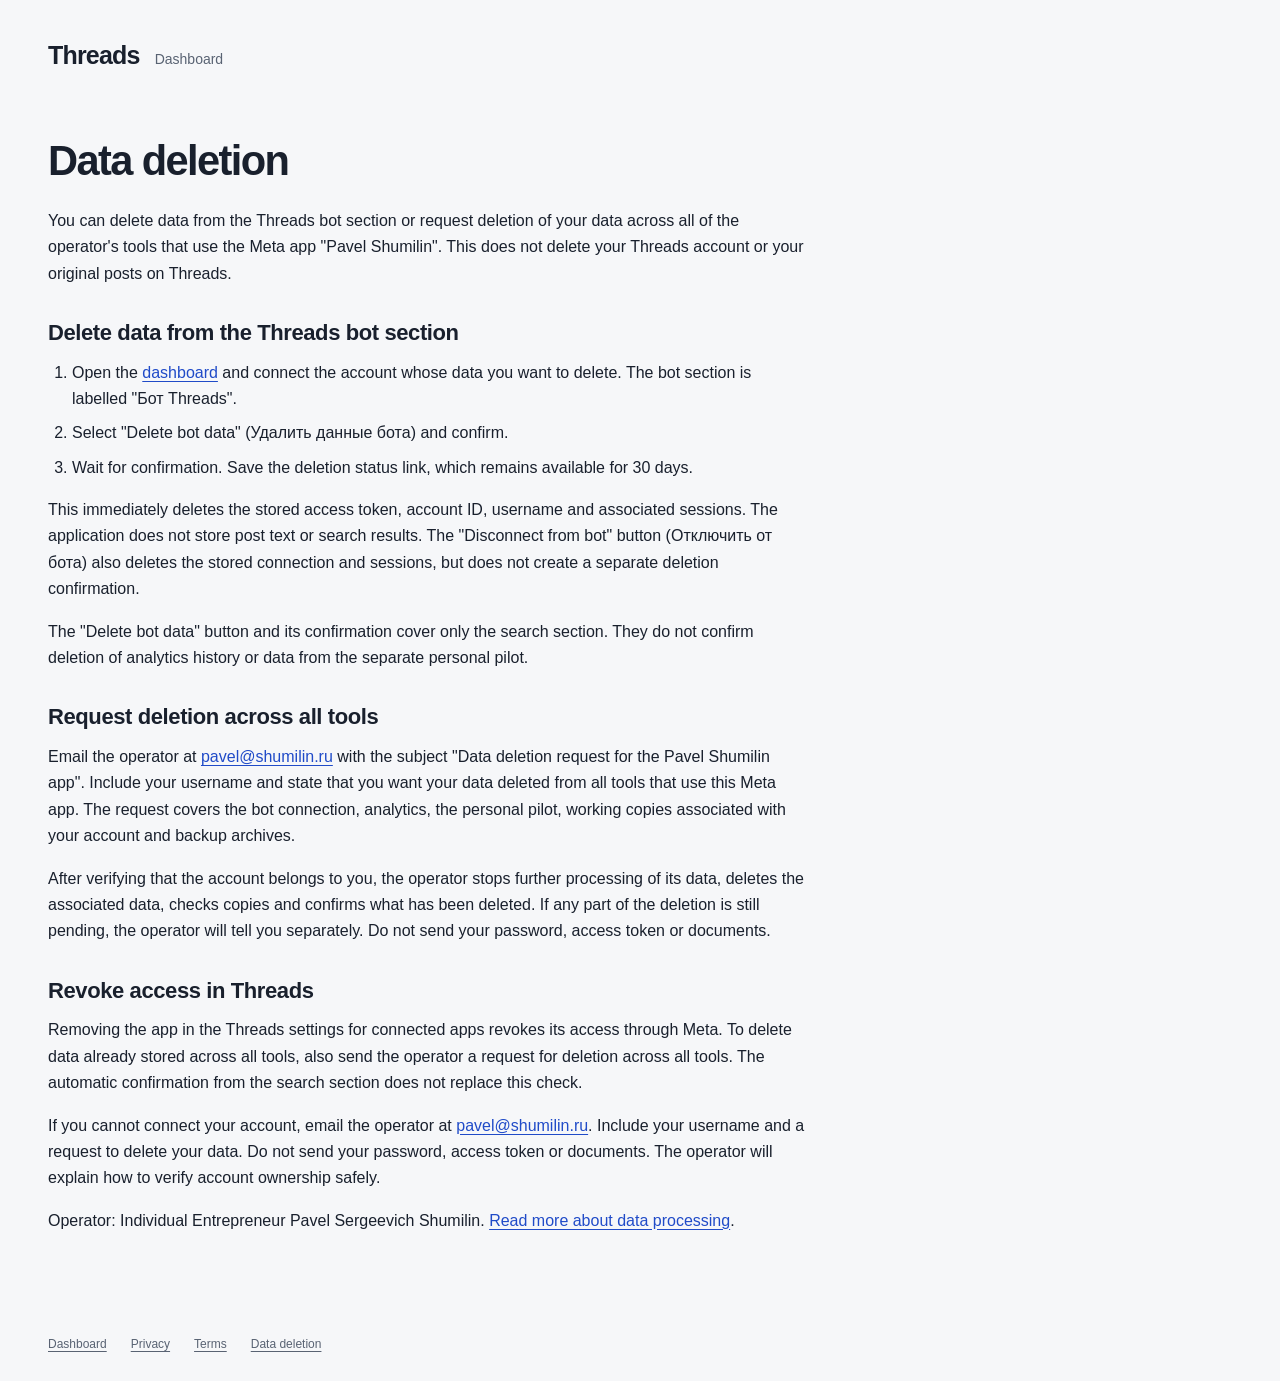
<file: index.html>
<!doctype html><html lang="en"><head><meta charset="utf-8"><meta name="viewport" content="width=device-width,initial-scale=1"><title>Data deletion · Threads dashboard</title><link rel="stylesheet" href="./legal.css"></head><body><div class="app-shell"><header class="masthead"><a class="brand" href="https://shumilin.ru/dashboard/?view=assistant"><span class="brand-name">Threads</span><span class="brand-caption">Dashboard</span></a></header><main class="legal-content"><h1>Data deletion</h1>
    <p>You can delete data from the Threads bot section or request deletion of your data across all of the operator's tools that use the Meta app "Pavel Shumilin". This does not delete your Threads account or your original posts on Threads.</p>
    <h2>Delete data from the Threads bot section</h2><ol><li>Open the <a href="https://shumilin.ru/dashboard/?view=assistant">dashboard</a> and connect the account whose data you want to delete. The bot section is labelled "<span lang="ru">Бот Threads</span>".</li><li>Select "Delete bot data" (<span lang="ru">Удалить данные бота</span>) and confirm.</li><li>Wait for confirmation. Save the deletion status link, which remains available for 30 days.</li></ol>
    <p>This immediately deletes the stored access token, account ID, username and associated sessions. The application does not store post text or search results. The "Disconnect from bot" button (<span lang="ru">Отключить от бота</span>) also deletes the stored connection and sessions, but does not create a separate deletion confirmation.</p>
    <p>The "Delete bot data" button and its confirmation cover only the search section. They do not confirm deletion of analytics history or data from the separate personal pilot.</p>
    <h2>Request deletion across all tools</h2><p>Email the operator at <a href="mailto:pavel@shumilin.ru">pavel@shumilin.ru</a> with the subject "Data deletion request for the Pavel Shumilin app". Include your username and state that you want your data deleted from all tools that use this Meta app. The request covers the bot connection, analytics, the personal pilot, working copies associated with your account and backup archives.</p><p>After verifying that the account belongs to you, the operator stops further processing of its data, deletes the associated data, checks copies and confirms what has been deleted. If any part of the deletion is still pending, the operator will tell you separately. Do not send your password, access token or documents.</p>
    <h2>Revoke access in Threads</h2><p>Removing the app in the Threads settings for connected apps revokes its access through Meta. To delete data already stored across all tools, also send the operator a request for deletion across all tools. The automatic confirmation from the search section does not replace this check.</p>
    <p>If you cannot connect your account, email the operator at <a href="mailto:pavel@shumilin.ru">pavel@shumilin.ru</a>. Include your username and a request to delete your data. Do not send your password, access token or documents. The operator will explain how to verify account ownership safely.</p>
    <p>Operator: Individual Entrepreneur Pavel Sergeevich Shumilin. <a href="./privacy.html">Read more about data processing</a>.</p></main><footer class="footer"><nav class="footer-links" aria-label="Legal information"><a href="https://shumilin.ru/dashboard/?view=assistant">Dashboard</a><a href="./privacy.html">Privacy</a><a href="./terms.html">Terms</a><a href="./">Data deletion</a></nav></footer></div></body></html>
</file>
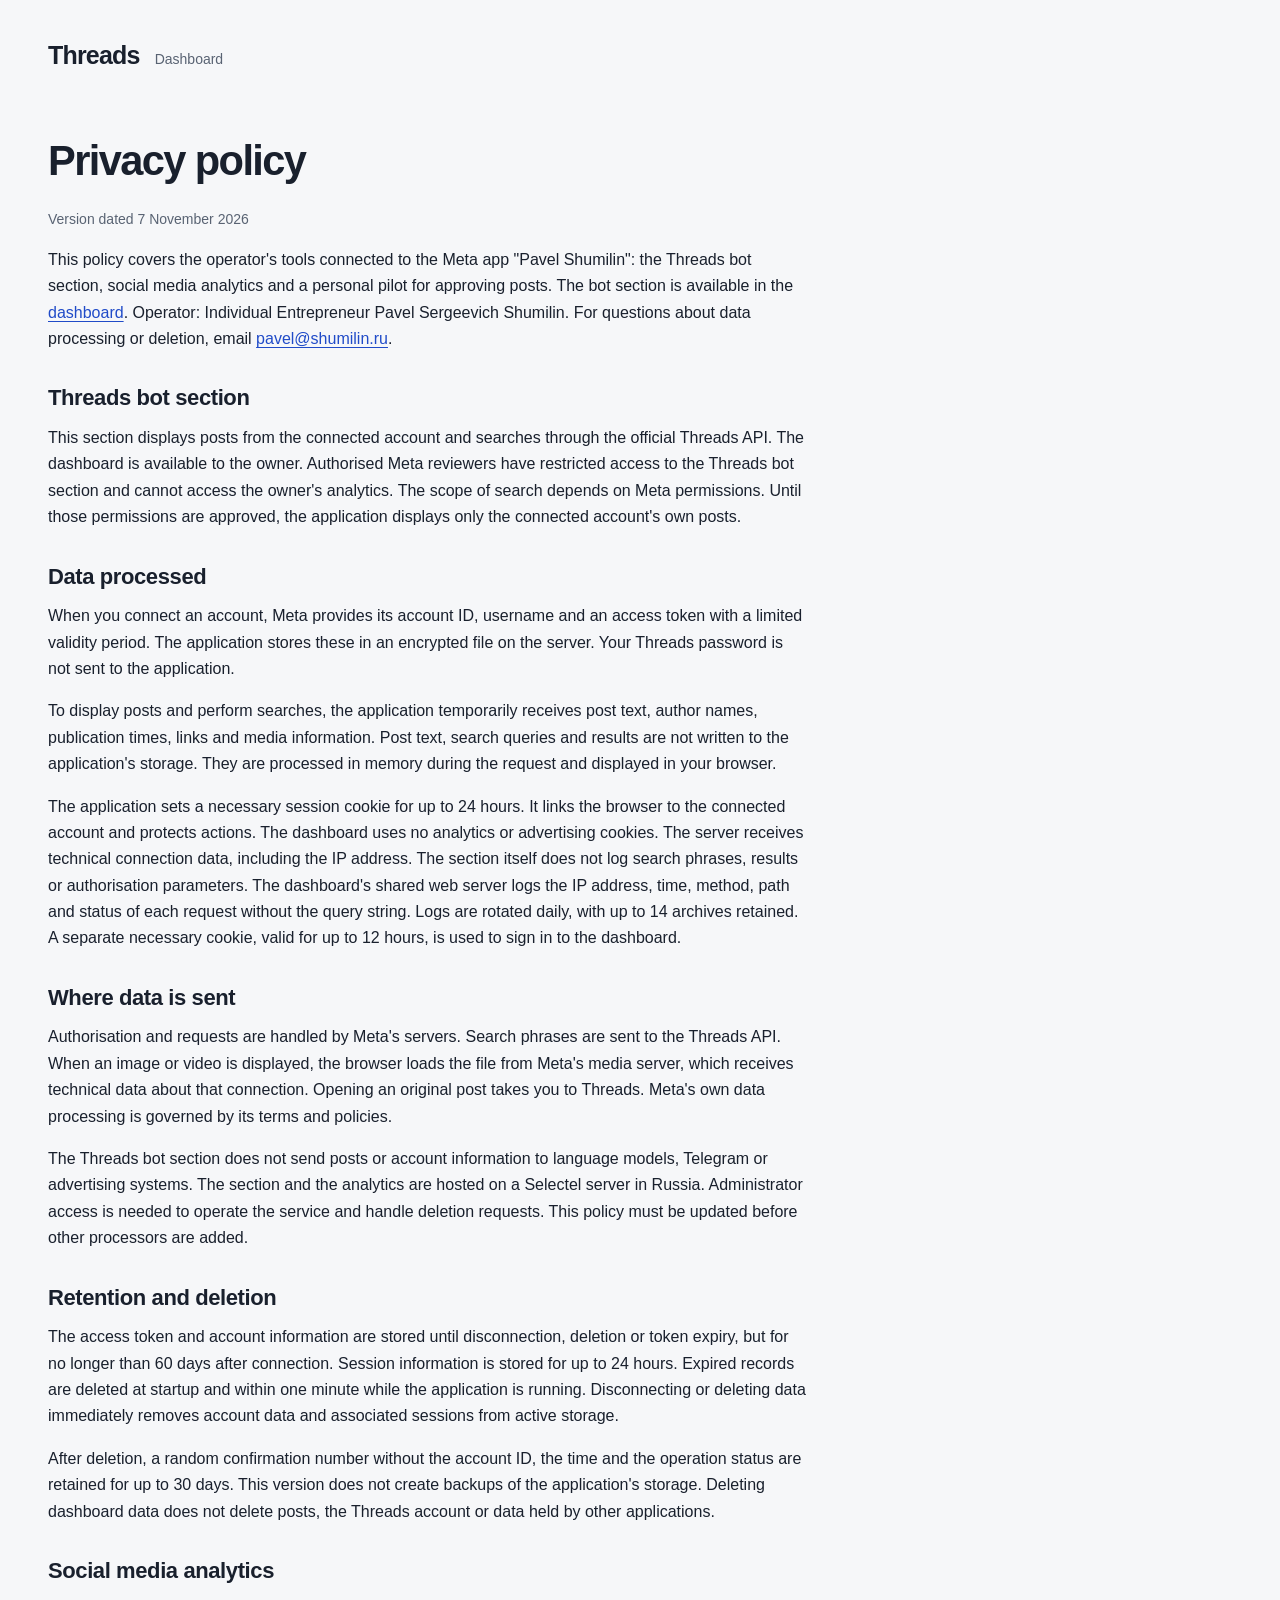
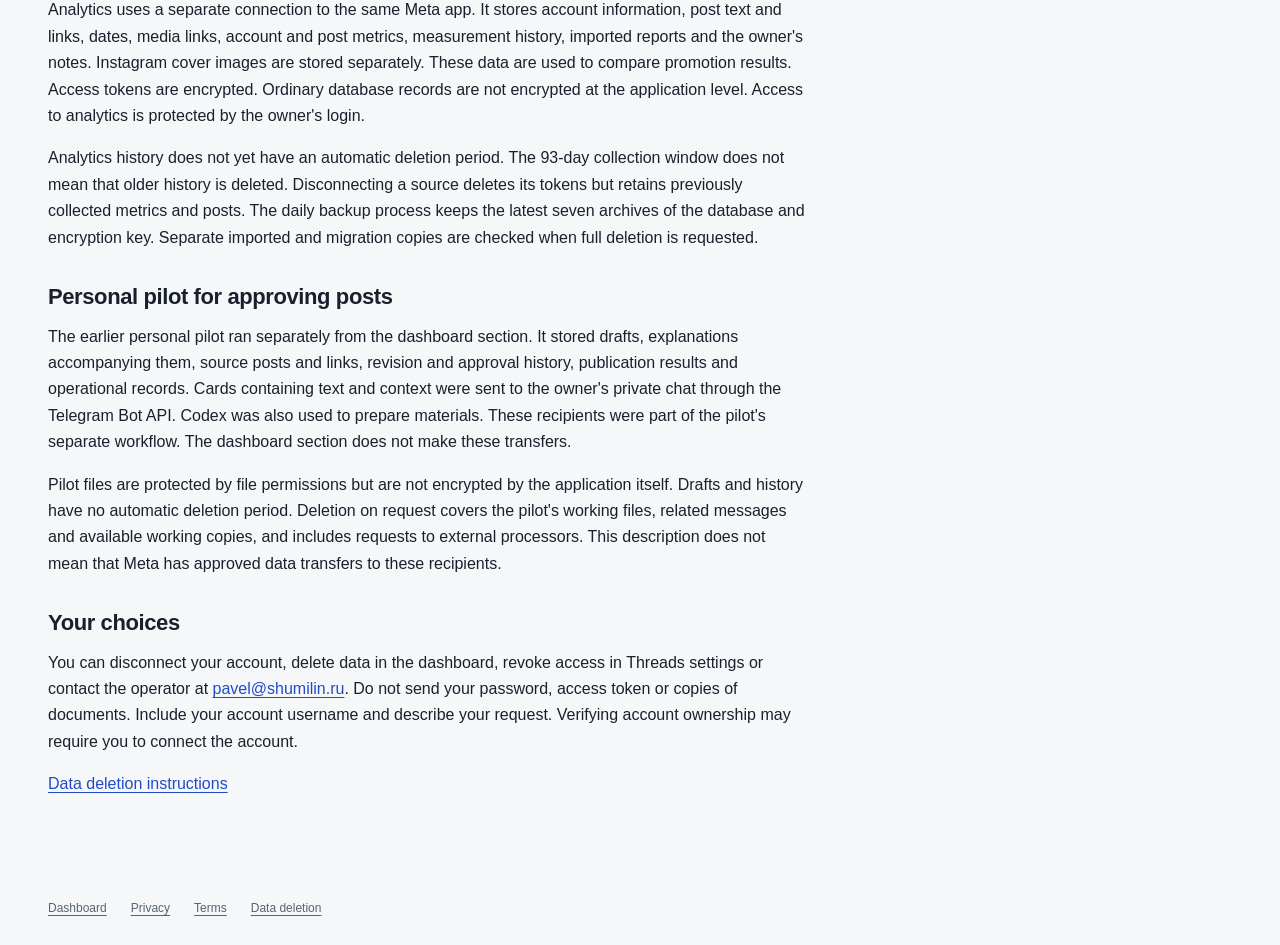
<file: privacy.html>
<!doctype html><html lang="en"><head><meta charset="utf-8"><meta name="viewport" content="width=device-width,initial-scale=1"><title>Privacy policy · Threads dashboard</title><link rel="stylesheet" href="./legal.css"></head><body><div class="app-shell"><header class="masthead"><a class="brand" href="https://shumilin.ru/dashboard/?view=assistant"><span class="brand-name">Threads</span><span class="brand-caption">Dashboard</span></a></header><main class="legal-content"><h1>Privacy policy</h1>
    <p class="legal-date">Version dated 7 November 2026</p>
    <p>This policy covers the operator's tools connected to the Meta app "Pavel Shumilin": the Threads bot section, social media analytics and a personal pilot for approving posts. The bot section is available in the <a href="https://shumilin.ru/dashboard/?view=assistant">dashboard</a>. Operator: Individual Entrepreneur Pavel Sergeevich Shumilin. For questions about data processing or deletion, email <a href="mailto:pavel@shumilin.ru">pavel@shumilin.ru</a>.</p>
    <h2>Threads bot section</h2>
    <p>This section displays posts from the connected account and searches through the official Threads API. The dashboard is available to the owner. Authorised Meta reviewers have restricted access to the Threads bot section and cannot access the owner's analytics. The scope of search depends on Meta permissions. Until those permissions are approved, the application displays only the connected account's own posts.</p>
    <h2>Data processed</h2>
    <p>When you connect an account, Meta provides its account ID, username and an access token with a limited validity period. The application stores these in an encrypted file on the server. Your Threads password is not sent to the application.</p>
    <p>To display posts and perform searches, the application temporarily receives post text, author names, publication times, links and media information. Post text, search queries and results are not written to the application's storage. They are processed in memory during the request and displayed in your browser.</p>
    <p>The application sets a necessary session cookie for up to 24 hours. It links the browser to the connected account and protects actions. The dashboard uses no analytics or advertising cookies. The server receives technical connection data, including the IP address. The section itself does not log search phrases, results or authorisation parameters. The dashboard's shared web server logs the IP address, time, method, path and status of each request without the query string. Logs are rotated daily, with up to 14 archives retained. A separate necessary cookie, valid for up to 12 hours, is used to sign in to the dashboard.</p>
    <h2>Where data is sent</h2>
    <p>Authorisation and requests are handled by Meta's servers. Search phrases are sent to the Threads API. When an image or video is displayed, the browser loads the file from Meta's media server, which receives technical data about that connection. Opening an original post takes you to Threads. Meta's own data processing is governed by its terms and policies.</p>
    <p>The Threads bot section does not send posts or account information to language models, Telegram or advertising systems. The section and the analytics are hosted on a Selectel server in Russia. Administrator access is needed to operate the service and handle deletion requests. This policy must be updated before other processors are added.</p>
    <h2>Retention and deletion</h2>
    <p>The access token and account information are stored until disconnection, deletion or token expiry, but for no longer than 60 days after connection. Session information is stored for up to 24 hours. Expired records are deleted at startup and within one minute while the application is running. Disconnecting or deleting data immediately removes account data and associated sessions from active storage.</p>
    <p>After deletion, a random confirmation number without the account ID, the time and the operation status are retained for up to 30 days. This version does not create backups of the application's storage. Deleting dashboard data does not delete posts, the Threads account or data held by other applications.</p>
    <h2>Social media analytics</h2>
    <p>Analytics uses a separate connection to the same Meta app. It stores account information, post text and links, dates, media links, account and post metrics, measurement history, imported reports and the owner's notes. Instagram cover images are stored separately. These data are used to compare promotion results. Access tokens are encrypted. Ordinary database records are not encrypted at the application level. Access to analytics is protected by the owner's login.</p>
    <p>Analytics history does not yet have an automatic deletion period. The 93-day collection window does not mean that older history is deleted. Disconnecting a source deletes its tokens but retains previously collected metrics and posts. The daily backup process keeps the latest seven archives of the database and encryption key. Separate imported and migration copies are checked when full deletion is requested.</p>
    <h2>Personal pilot for approving posts</h2>
    <p>The earlier personal pilot ran separately from the dashboard section. It stored drafts, explanations accompanying them, source posts and links, revision and approval history, publication results and operational records. Cards containing text and context were sent to the owner's private chat through the Telegram Bot API. Codex was also used to prepare materials. These recipients were part of the pilot's separate workflow. The dashboard section does not make these transfers.</p>
    <p>Pilot files are protected by file permissions but are not encrypted by the application itself. Drafts and history have no automatic deletion period. Deletion on request covers the pilot's working files, related messages and available working copies, and includes requests to external processors. This description does not mean that Meta has approved data transfers to these recipients.</p>
    <h2>Your choices</h2>
    <p>You can disconnect your account, delete data in the dashboard, revoke access in Threads settings or contact the operator at <a href="mailto:pavel@shumilin.ru">pavel@shumilin.ru</a>. Do not send your password, access token or copies of documents. Include your account username and describe your request. Verifying account ownership may require you to connect the account.</p>
    <p><a href="./">Data deletion instructions</a></p></main><footer class="footer"><nav class="footer-links" aria-label="Legal information"><a href="https://shumilin.ru/dashboard/?view=assistant">Dashboard</a><a href="./privacy.html">Privacy</a><a href="./terms.html">Terms</a><a href="./">Data deletion</a></nav></footer></div></body></html>
</file>
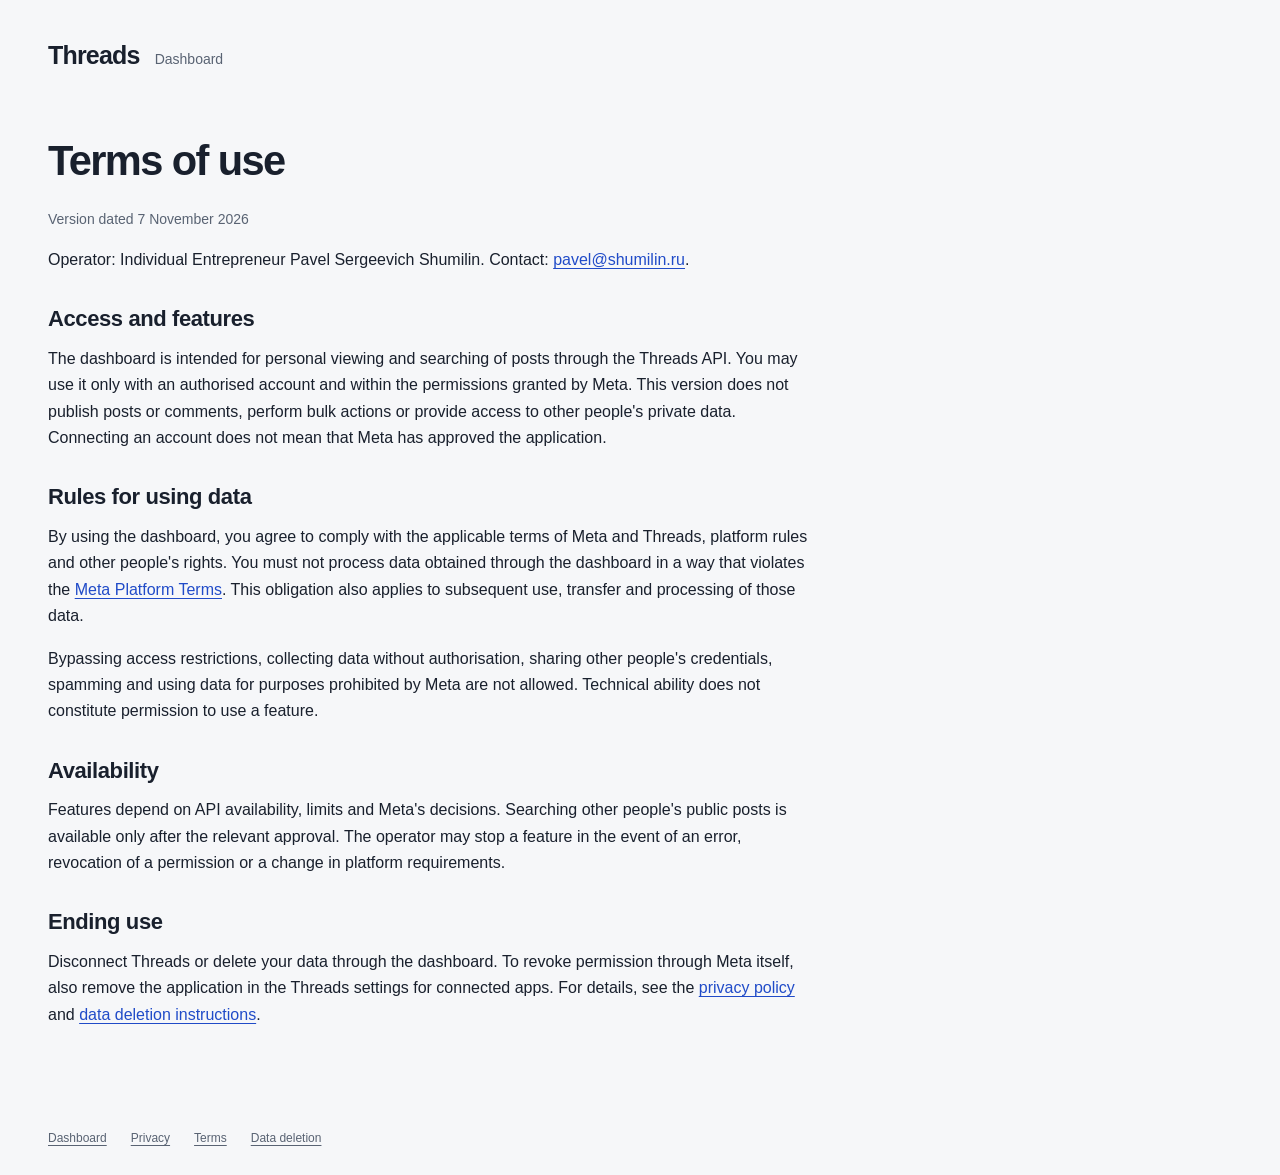
<file: terms.html>
<!doctype html><html lang="en"><head><meta charset="utf-8"><meta name="viewport" content="width=device-width,initial-scale=1"><title>Terms of use · Threads dashboard</title><link rel="stylesheet" href="./legal.css"></head><body><div class="app-shell"><header class="masthead"><a class="brand" href="https://shumilin.ru/dashboard/?view=assistant"><span class="brand-name">Threads</span><span class="brand-caption">Dashboard</span></a></header><main class="legal-content"><h1>Terms of use</h1>
    <p class="legal-date">Version dated 7 November 2026</p>
    <p>Operator: Individual Entrepreneur Pavel Sergeevich Shumilin. Contact: <a href="mailto:pavel@shumilin.ru">pavel@shumilin.ru</a>.</p>
    <h2>Access and features</h2>
    <p>The dashboard is intended for personal viewing and searching of posts through the Threads API. You may use it only with an authorised account and within the permissions granted by Meta. This version does not publish posts or comments, perform bulk actions or provide access to other people's private data. Connecting an account does not mean that Meta has approved the application.</p>
    <h2>Rules for using data</h2>
    <p>By using the dashboard, you agree to comply with the applicable terms of Meta and Threads, platform rules and other people's rights. You must not process data obtained through the dashboard in a way that violates the <a href="https://developers.facebook.com/terms/" rel="noreferrer noopener">Meta Platform Terms</a>. This obligation also applies to subsequent use, transfer and processing of those data.</p>
    <p>Bypassing access restrictions, collecting data without authorisation, sharing other people's credentials, spamming and using data for purposes prohibited by Meta are not allowed. Technical ability does not constitute permission to use a feature.</p>
    <h2>Availability</h2>
    <p>Features depend on API availability, limits and Meta's decisions. Searching other people's public posts is available only after the relevant approval. The operator may stop a feature in the event of an error, revocation of a permission or a change in platform requirements.</p>
    <h2>Ending use</h2>
    <p>Disconnect Threads or delete your data through the dashboard. To revoke permission through Meta itself, also remove the application in the Threads settings for connected apps. For details, see the <a href="./privacy.html">privacy policy</a> and <a href="./">data deletion instructions</a>.</p></main><footer class="footer"><nav class="footer-links" aria-label="Legal information"><a href="https://shumilin.ru/dashboard/?view=assistant">Dashboard</a><a href="./privacy.html">Privacy</a><a href="./terms.html">Terms</a><a href="./">Data deletion</a></nav></footer></div></body></html>
</file>
<file: legal.css>
:root {
  color-scheme: light;
  --canvas: #f6f7f9;
  --surface: #ffffff;
  --ink: #19202d;
  --muted: #596373;
  --line: #dce1e8;
  --blue: #204bc8;
  --blue-hover: #163ca8;
  --blue-soft: #edf2ff;
  --danger: #a92a35;
  --danger-soft: #fff0f1;
  --green: #23734d;
  --radius: 12px;
  --control-radius: 7px;
  --font: -apple-system, BlinkMacSystemFont, "Segoe UI", sans-serif;
}

* { box-sizing: border-box; }
[hidden] { display: none !important; }
html { background: var(--canvas); }
body { margin: 0; color: var(--ink); font-family: var(--font); font-size: 16px; line-height: 1.5; -webkit-font-smoothing: antialiased; }
button, input, select { font: inherit; }
button, a, input, select { -webkit-tap-highlight-color: transparent; }
button { cursor: pointer; }
button:disabled { cursor: not-allowed; }
a { color: var(--blue); text-underline-offset: 3px; }
a:hover { color: var(--blue-hover); }
button:focus-visible, a:focus-visible, input:focus-visible, select:focus-visible, [tabindex]:focus-visible { outline: 3px solid var(--blue); outline-offset: 4px; }
h1, h2, h3, p { margin: 0; }
button { border: 0; }

.app-shell { width: min(100% - 96px, 1280px); margin: 0 auto; }
.masthead { min-height: 112px; display: flex; align-items: center; justify-content: space-between; gap: 24px; }
.brand { display: inline-flex; align-items: baseline; gap: 15px; text-decoration: none; color: var(--ink); }
.brand:hover { color: var(--ink); }
.brand-name { font-size: 25px; font-weight: 740; letter-spacing: -.8px; }
.brand-caption { font-size: 14px; color: var(--muted); }
.environment-label { max-width: 260px; text-align: right; color: var(--muted); font-size: 13px; }
.page-heading { display: flex; align-items: flex-end; justify-content: space-between; gap: 32px; padding: 26px 0 38px; }
h1 { max-width: 740px; font-size: clamp(34px, 3.25vw, 47px); font-weight: 680; line-height: 1.1; letter-spacing: -1.6px; }
.page-heading > p { flex-shrink: 0; max-width: 315px; color: var(--muted); font-size: 15px; line-height: 1.55; }

.desk-layout { display: grid; grid-template-columns: 276px minmax(0, 1fr); gap: 30px; align-items: start; }
.account-column { min-width: 0; }
.account-panel { padding: 25px 24px; background: var(--surface); border: 1px solid var(--line); border-radius: var(--radius); }
.section-label { font-size: 14px; line-height: 1.4; font-weight: 650; }
.account-identity { display: flex; align-items: center; gap: 12px; margin-top: 25px; }
.account-mark { display: grid; flex: 0 0 44px; height: 44px; place-items: center; border-radius: 50%; background: var(--blue-soft); color: var(--blue); font-size: 26px; font-weight: 550; }
.account-copy { min-width: 0; }
.account-name { overflow-wrap: anywhere; font-size: 15px; line-height: 1.4; font-weight: 650; }
.account-status { margin-top: 4px; color: var(--muted); font-size: 12px; line-height: 1.4; }
.account-status.is-connected { color: var(--green); }
.account-help { margin-top: 20px; color: var(--muted); font-size: 14px; }
.button { display: inline-flex; min-height: 44px; align-items: center; justify-content: center; gap: 8px; border: 1px solid transparent; border-radius: var(--control-radius); padding: 10px 17px; line-height: 1.4; font-size: 14px; font-weight: 620; text-decoration: none; }
.button-primary { color: #fff; background: var(--blue); }
.button-primary:hover:not(:disabled) { background: var(--blue-hover); }
.button-primary:disabled { color: #66718a; background: #e7ebf3; }
.button-secondary { color: var(--ink); background: var(--surface); border-color: #bcc5d2; }
.button-secondary:hover:not(:disabled) { background: var(--canvas); border-color: #8795aa; }
.button-secondary:disabled { color: var(--muted); opacity: .65; }
.button-danger { color: #fff; background: var(--danger); }
.button-danger:hover:not(:disabled) { background: #8e1f29; }
.button-danger:disabled { opacity: .65; }
.connection-button { width: 100%; margin-top: 22px; padding-inline: 10px; }
.connection-note { margin-top: 12px; color: var(--muted); font-size: 13px; }
.text-button { min-height: 36px; padding: 5px 0; background: transparent; color: var(--blue); text-align: left; font-size: 14px; line-height: 1.5; font-weight: 550; }
.text-button:hover:not(:disabled) { text-decoration: underline; text-underline-offset: 3px; }
.text-button:disabled { color: #7a8393; }
.disconnect-button { margin-top: 15px; }
.data-panel { padding: 29px 24px 0; }
.data-panel p { margin-top: 10px; color: var(--muted); font-size: 13px; line-height: 1.6; }
.data-panel a { display: inline-block; margin-top: 10px; font-size: 13px; }
.delete-trigger { display: block; margin-top: 12px; color: var(--danger); font-size: 13px; }

.workspace { min-width: 0; min-height: 540px; border-radius: var(--radius); background: var(--surface); border: 1px solid var(--line); overflow: clip; }
.workspace-topbar { display: flex; align-items: center; justify-content: space-between; gap: 18px; padding: 15px 28px; background: #f0f3f9; }
.tabs { display: inline-flex; flex-wrap: wrap; gap: 5px; min-width: 0; }
.tab { min-height: 42px; padding: 10px 15px; border-radius: 6px; color: var(--muted); background: transparent; font-size: 14px; line-height: 1.4; font-weight: 600; }
.tab[aria-selected="true"] { color: var(--ink); background: var(--surface); box-shadow: 0 1px 3px #19202d12; }
.tab:hover[aria-selected="false"] { background: #e4e9f4; color: var(--ink); }
.refresh-button { flex-shrink: 0; font-size: 13px; }
[role="tabpanel"] { padding: 29px 32px 32px; }
.panel-intro h2 { font-size: 23px; line-height: 1.25; font-weight: 650; letter-spacing: -.5px; }
.panel-intro p { margin-top: 7px; color: var(--muted); font-size: 14px; }
.content-state { display: flex; min-height: 340px; flex-direction: column; justify-content: center; align-items: center; padding: 35px 20px 30px; text-align: center; }
.state-mark { display: grid; width: 58px; height: 58px; place-items: center; border: 1px solid var(--line); border-radius: 17px; color: #6d7f9b; font-size: 35px; font-weight: 400; line-height: 1; }
.content-state h3 { max-width: 420px; margin-top: 22px; font-size: 19px; font-weight: 620; line-height: 1.35; letter-spacing: -.25px; }
.content-state p { max-width: 355px; margin-top: 9px; color: var(--muted); font-size: 14px; }
.content-state .button { margin-top: 20px; }
.content-state.is-loading .state-mark { border-color: #b5c4e8; color: var(--blue); }
.content-state.is-error .state-mark { color: var(--danger); border-color: #e4bdc1; }
.search-state { min-height: 250px; }
.access-notice { margin-top: 22px; padding: 12px 15px; border-radius: 6px; color: #314f87; background: var(--blue-soft); font-size: 13px; line-height: 1.5; }
.search-form { display: grid; grid-template-columns: minmax(0, 1fr) 167px auto; align-items: start; gap: 12px; margin-top: 24px; }
.search-form label { display: block; margin-bottom: 7px; color: var(--ink); font-size: 13px; line-height: 1.4; font-weight: 600; }
.query-field, .sort-field { min-width: 0; }
input, select { width: 100%; height: 44px; border: 1px solid #aab5c6; border-radius: var(--control-radius); background: var(--surface); color: var(--ink); padding: 9px 12px; font-size: 14px; line-height: 1.4; }
input::placeholder { color: #6e7887; opacity: 1; }
select { padding-right: 10px; }
input:hover, select:hover { border-color: #75849b; }
input:disabled, select:disabled { background: #f5f6f8; color: var(--muted); cursor: not-allowed; }
.search-form > .button { margin-top: 25px; }
.field-error { margin-top: 6px; color: var(--danger); font-size: 12px; }
.results-caption { margin-top: 28px; color: var(--muted); font-size: 13px; overflow-wrap: anywhere; }
.post-list { margin-top: 25px; }
.post-list:empty { display: none; }
.post { padding: 26px 0; }
.post:first-child { padding-top: 0; }
.post + .post { border-top: 1px solid var(--line); }
.post:last-child { padding-bottom: 0; }
.post-meta { display: flex; flex-wrap: wrap; align-items: baseline; gap: 5px 14px; font-size: 13px; }
.post-author { color: var(--ink); font-weight: 650; overflow-wrap: anywhere; }
.post-time { color: var(--muted); }
.post-text { margin-top: 12px; font-size: 16px; line-height: 1.6; white-space: pre-wrap; overflow-wrap: anywhere; }
.post-text.is-media-only { color: var(--muted); font-size: 14px; }
.post-media { display: block; width: auto; max-width: 100%; max-height: 420px; margin-top: 17px; border-radius: 7px; background: var(--canvas); object-fit: contain; }
.post-media-note { margin-top: 10px; color: var(--muted); font-size: 13px; }
.post-link { display: inline-block; margin-top: 14px; font-size: 13px; font-weight: 550; }
.pagination { margin-top: 28px; }
.notice { display: flex; align-items: flex-start; justify-content: space-between; gap: 20px; margin-bottom: 24px; padding: 17px 20px; background: #eaf3ee; border: 1px solid #bbd6c6; border-radius: 8px; font-size: 14px; }
.notice-title { font-weight: 650; }
.notice p + p { margin-top: 3px; }
.notice a { display: inline-block; margin-top: 7px; }
.notice .text-button { flex-shrink: 0; min-height: 24px; padding: 0; font-size: 13px; }
.notice.is-error { border-color: #e7c3c7; background: var(--danger-soft); }
.notice.is-neutral { border-color: #cbd6eb; background: var(--blue-soft); }
.footer { display: flex; align-items: baseline; justify-content: space-between; gap: 24px; padding: 37px 0 28px; color: var(--muted); font-size: 12px; }
.footer-owner { max-width: 270px; }
.footer-links { display: flex; flex-wrap: wrap; justify-content: flex-end; gap: 10px 24px; }
.footer-links a { color: var(--muted); }
.delete-dialog { width: min(100% - 40px, 500px); max-height: calc(100dvh - 40px); padding: 30px; border: 1px solid var(--line); border-radius: 13px; background: var(--surface); color: var(--ink); box-shadow: 0 16px 70px #19202d24; }
.delete-dialog::backdrop { background: #19202d66; }
.dialog-context { margin-bottom: 13px; color: var(--muted); font-size: 14px; overflow-wrap: anywhere; }
.delete-dialog h2 { font-size: 25px; line-height: 1.2; font-weight: 650; letter-spacing: -.6px; }
.dialog-description { margin-top: 21px; color: var(--muted); font-size: 14px; }
.dialog-description p + p { margin-top: 12px; }
.dialog-actions { display: flex; flex-wrap: wrap; gap: 10px; justify-content: flex-end; margin-top: 28px; }
.dialog-error { margin-top: 18px; padding: 10px 12px; border-radius: 6px; background: var(--danger-soft); color: var(--danger); font-size: 13px; }
.visually-hidden { position: absolute; width: 1px; height: 1px; padding: 0; margin: -1px; overflow: hidden; clip: rect(0, 0, 0, 0); white-space: nowrap; border: 0; }
.skip-link { position: absolute; z-index: 10; top: 12px; left: 12px; padding: 10px 16px; border-radius: 6px; background: var(--surface); transform: translateY(-200%); }
.skip-link:focus { transform: translateY(0); }

@media (min-width: 1600px) {
  .app-shell { width: min(100% - 160px, 1440px); }
  .desk-layout { grid-template-columns: 300px minmax(0, 1fr); gap: 40px; }
  [role="tabpanel"] { padding-inline: 40px; }
  .workspace-topbar { padding-inline: 36px; }
}

@media (max-width: 1100px) {
  .app-shell { width: calc(100% - 56px); }
  .desk-layout { grid-template-columns: 246px minmax(0, 1fr); gap: 22px; }
  .account-panel { padding-inline: 20px; }
  .data-panel { padding-inline: 20px; }
  .page-heading > p { max-width: 270px; font-size: 14px; }
  .page-heading { gap: 24px; }
  .workspace-topbar { padding-inline: 19px; }
  [role="tabpanel"] { padding-inline: 24px; }
  .search-form { grid-template-columns: minmax(0, 1fr) 163px; }
  .query-field { grid-column: 1 / -1; }
  .search-form > .button { align-self: end; margin-top: 0; }
}

@media (max-width: 767px) {
  .app-shell { width: calc(100% - 40px); }
  .masthead { min-height: 91px; gap: 16px; }
  .brand { flex-direction: column; align-items: flex-start; gap: 0; }
  .brand-name { font-size: 23px; }
  .brand-caption { font-size: 11px; }
  .environment-label { max-width: 145px; font-size: 11px; }
  .page-heading { display: block; padding: 24px 0 27px; }
  h1 { max-width: 480px; font-size: clamp(32px, 5.4vw, 40px); letter-spacing: -1.1px; line-height: 1.13; }
  .page-heading > p { max-width: 440px; margin-top: 13px; font-size: 14px; }
  .desktop-break { display: none; }
  .desk-layout { display: flex; flex-direction: column; gap: 24px; }
  .account-column { display: contents; }
  .account-panel { width: 100%; padding: 21px; }
  .account-identity { margin-top: 17px; }
  .account-help { margin-top: 15px; }
  .connection-button { width: auto; min-width: 210px; margin-top: 16px; }
  .disconnect-button { display: block; margin-top: 7px; }
  .data-panel { order: 3; width: 100%; padding: 0 5px; }
  .data-panel p { max-width: 440px; margin-top: 7px; }
  .workspace { width: 100%; min-height: 450px; }
  .workspace-topbar { padding: 12px 15px; gap: 8px; }
  .tabs { gap: 0; flex-wrap: nowrap; }
  .tab { font-size: 13px; padding: 10px 12px; }
  .refresh-button { font-size: 12px; }
  [role="tabpanel"] { padding: 24px 21px; }
  .panel-intro h2 { font-size: 22px; }
  .panel-intro p { font-size: 13px; }
  .content-state { min-height: 300px; padding: 28px 0 23px; }
  .content-state h3 { font-size: 18px; }
  .content-state p { font-size: 13px; }
  .search-state { min-height: 260px; }
  .access-notice { margin-top: 18px; padding: 11px 13px; font-size: 12px; }
  .search-form { margin-top: 20px; grid-template-columns: minmax(0, 1fr) auto; }
  input, select { font-size: 16px; }
  .post-text { font-size: 15px; }
  .post-media { max-height: 360px; }
  .notice { gap: 14px; padding: 15px; font-size: 13px; }
  .footer { flex-direction: column; gap: 14px; padding-top: 31px; }
  .footer-links { justify-content: flex-start; gap: 10px 20px; }
}

@media (max-width: 359px) {
  .app-shell { width: calc(100% - 28px); }
  .account-panel { padding: 18px; }
  .workspace-topbar { padding-inline: 9px; }
  .tab { padding-inline: 9px; font-size: 12px; }
  .refresh-button { font-size: 11px; }
  [role="tabpanel"] { padding-inline: 18px; }
  .search-form { grid-template-columns: minmax(0, 1fr); }
  .search-form > .button { width: 100%; margin-top: 2px; }
  .delete-dialog { width: calc(100% - 28px); padding: 23px; }
  .dialog-actions { flex-direction: column-reverse; }
  .dialog-actions .button { width: 100%; }
}

@media (prefers-reduced-motion: reduce) {
  *, *::before, *::after { scroll-behavior: auto !important; }
}

.legal-content { max-width: 760px; padding: 26px 0 48px; }
.legal-content h1 { margin-bottom: 24px; }
.legal-content h2 { margin: 32px 0 12px; font-size: 22px; line-height: 1.3; letter-spacing: -.4px; }
.legal-content p, .legal-content ol { margin: 0 0 16px; line-height: 1.65; overflow-wrap: anywhere; }
.legal-content ol { padding-left: 24px; }
.legal-content li + li { margin-top: 8px; }
.legal-date { color: var(--muted); font-size: 14px; }
.legal-warning { padding: 16px; border: 1px solid var(--line); border-radius: var(--control-radius); background: var(--surface); }
</file>
